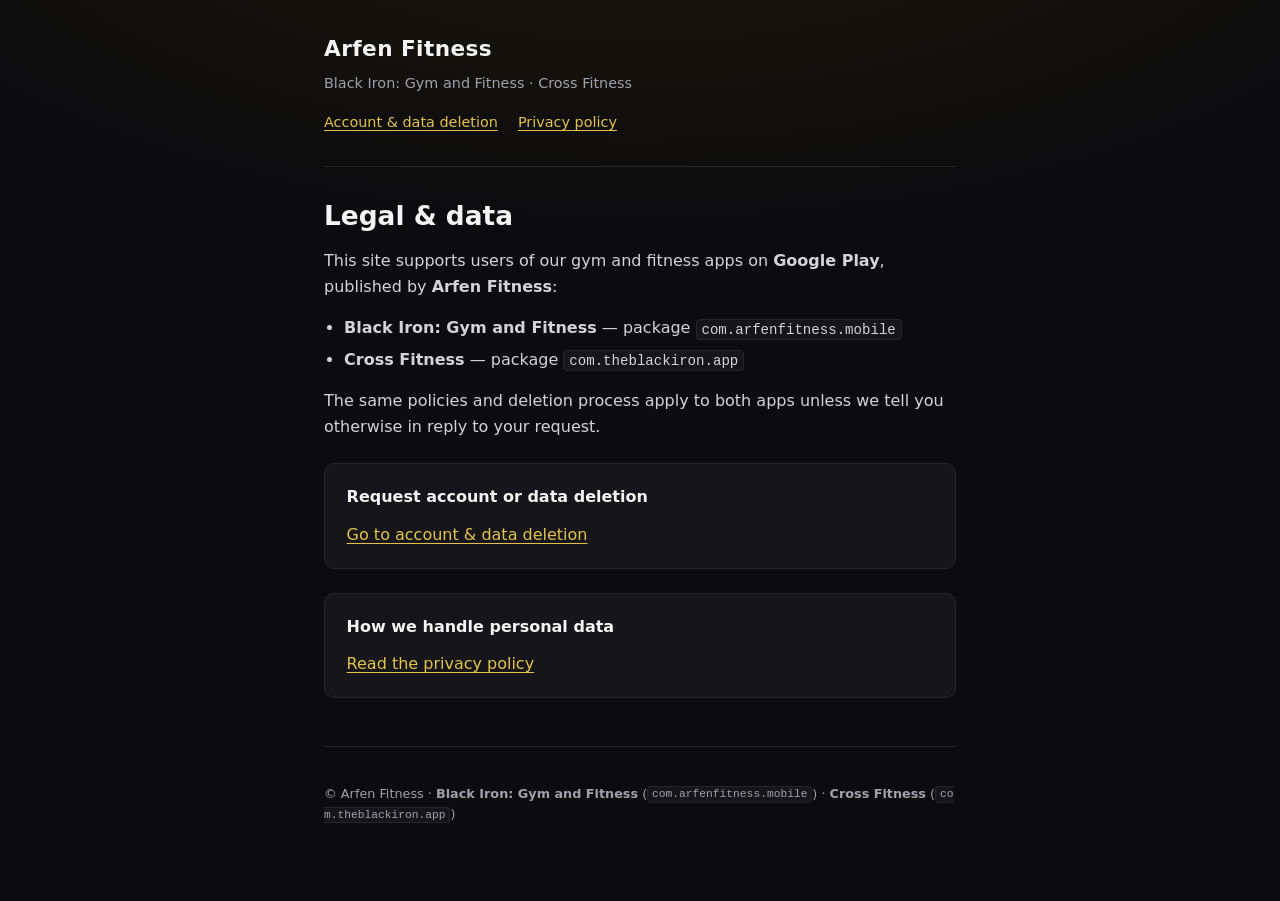
<file: index.html>
<!DOCTYPE html>
<html lang="en">
  <head>
    <meta charset="utf-8" />
    <meta name="viewport" content="width=device-width, initial-scale=1" />
    <title>Black Iron &amp; Cross Fitness — Legal &amp; data</title>
    <meta
      name="description"
      content="Account deletion and privacy for Black Iron: Gym and Fitness and Cross Fitness (Google Play) by Arfen Fitness."
    />
    <link rel="stylesheet" href="/styles.css" />
  </head>
  <body>
    <div class="wrap">
      <header class="site">
        <p class="brand">Arfen Fitness</p>
        <p class="sub">Black Iron: Gym and Fitness · Cross Fitness</p>
        <nav class="top" aria-label="Primary">
          <a href="/account-deletion">Account &amp; data deletion</a>
          <a href="/privacy">Privacy policy</a>
        </nav>
      </header>
      <main>
        <h1>Legal &amp; data</h1>
        <p>
          This site supports users of our gym and fitness apps on <strong>Google Play</strong>, published by
          <strong>Arfen Fitness</strong>:
        </p>
        <ul>
          <li>
            <strong>Black Iron: Gym and Fitness</strong> — package <code class="email">com.arfenfitness.mobile</code>
          </li>
          <li>
            <strong>Cross Fitness</strong> — package <code class="email">com.theblackiron.app</code>
          </li>
        </ul>
        <p>
          The same policies and deletion process apply to both apps unless we tell you otherwise in reply to your
          request.
        </p>
        <div class="box">
          <p style="margin: 0 0 0.75rem"><strong>Request account or data deletion</strong></p>
          <p style="margin: 0">
            <a href="/account-deletion">Go to account &amp; data deletion</a>
          </p>
        </div>
        <div class="box">
          <p style="margin: 0 0 0.75rem"><strong>How we handle personal data</strong></p>
          <p style="margin: 0">
            <a href="/privacy">Read the privacy policy</a>
          </p>
        </div>
      </main>
      <footer class="site">
        <p>
          © Arfen Fitness · <strong>Black Iron: Gym and Fitness</strong> (<code class="email">com.arfenfitness.mobile</code>) ·
          <strong>Cross Fitness</strong> (<code class="email">com.theblackiron.app</code>)
        </p>
      </footer>
    </div>
  </body>
</html>
</file>
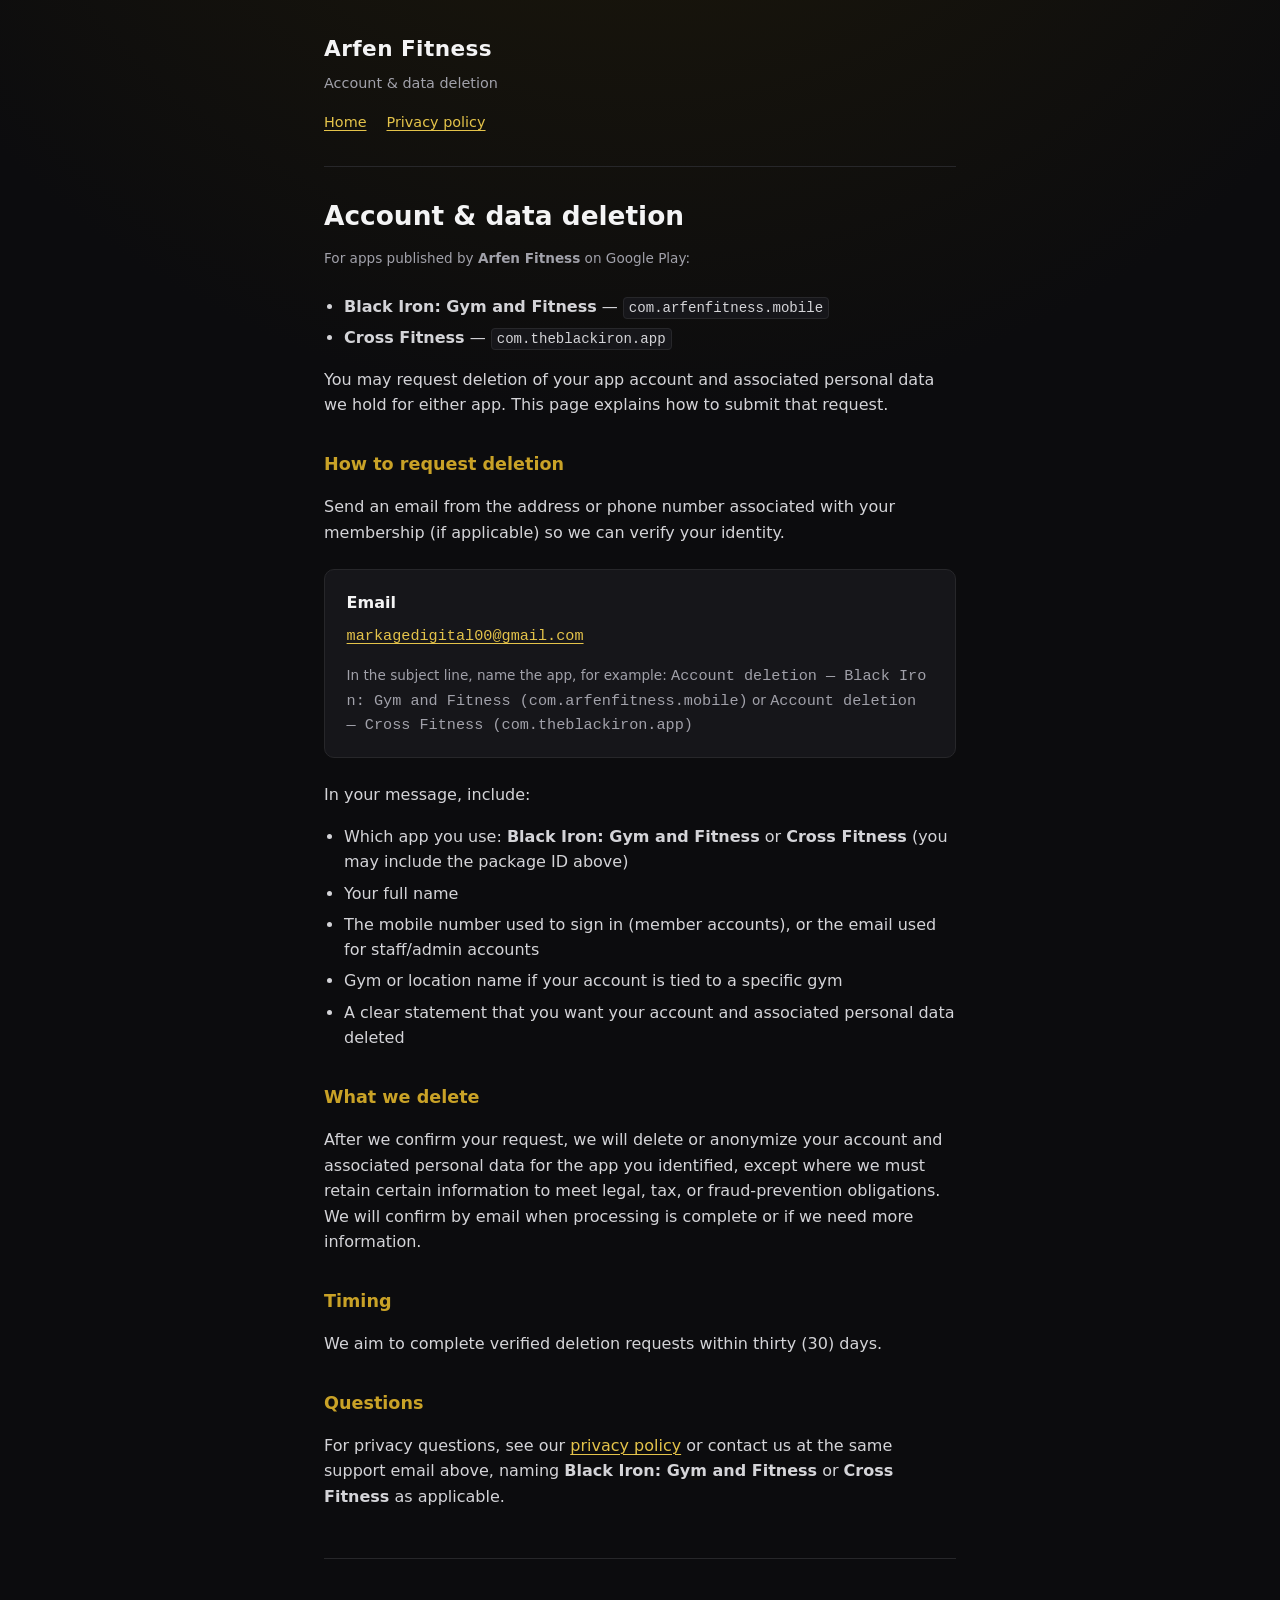
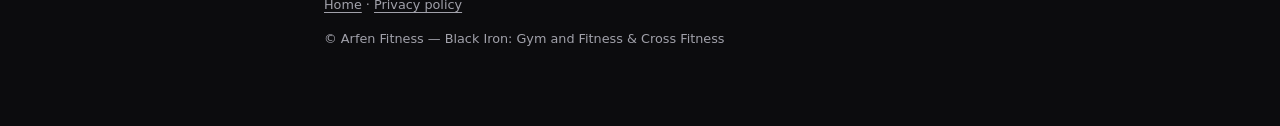
<file: account-deletion.html>
<!DOCTYPE html>
<html lang="en">
  <head>
    <meta charset="utf-8" />
    <meta name="viewport" content="width=device-width, initial-scale=1" />
    <title>Account &amp; data deletion — Black Iron &amp; Cross Fitness</title>
    <meta
      name="description"
      content="How to delete your account and data for Black Iron: Gym and Fitness or Cross Fitness on Google Play."
    />
    <link rel="stylesheet" href="/styles.css" />
  </head>
  <body>
    <div class="wrap">
      <header class="site">
        <p class="brand">Arfen Fitness</p>
        <p class="sub">Account &amp; data deletion</p>
        <nav class="top" aria-label="Primary">
          <a href="/">Home</a>
          <a href="/privacy">Privacy policy</a>
        </nav>
      </header>
      <main>
        <h1>Account &amp; data deletion</h1>
        <p class="last-updated">
          For apps published by <strong>Arfen Fitness</strong> on Google Play:
        </p>
        <ul>
          <li>
            <strong>Black Iron: Gym and Fitness</strong> — <code class="email">com.arfenfitness.mobile</code>
          </li>
          <li>
            <strong>Cross Fitness</strong> — <code class="email">com.theblackiron.app</code>
          </li>
        </ul>
        <p>
          You may request deletion of your app account and associated personal data we hold for either app. This page
          explains how to submit that request.
        </p>

        <h2>How to request deletion</h2>
        <p>Send an email from the address or phone number associated with your membership (if applicable) so we can verify your identity.</p>
        <div class="box">
          <p style="margin: 0 0 0.5rem"><strong>Email</strong></p>
          <p class="email" style="margin: 0">
            <a
              href="mailto:markagedigital00@gmail.com?subject=Account%20deletion%20%E2%80%94%20specify%20app%20name%20%26%20package"
              >markagedigital00@gmail.com</a
            >
          </p>
          <p style="margin: 1rem 0 0; font-size: 0.85rem; color: var(--muted)">
            In the subject line, name the app, for example:
            <span class="email">Account deletion — Black Iron: Gym and Fitness (com.arfenfitness.mobile)</span> or
            <span class="email">Account deletion — Cross Fitness (com.theblackiron.app)</span>
          </p>
        </div>
        <p>In your message, include:</p>
        <ul>
          <li>Which app you use: <strong>Black Iron: Gym and Fitness</strong> or <strong>Cross Fitness</strong> (you may include the package ID above)</li>
          <li>Your full name</li>
          <li>The mobile number used to sign in (member accounts), or the email used for staff/admin accounts</li>
          <li>Gym or location name if your account is tied to a specific gym</li>
          <li>A clear statement that you want your account and associated personal data deleted</li>
        </ul>

        <h2>What we delete</h2>
        <p>
          After we confirm your request, we will delete or anonymize your account and associated personal data for the
          app you identified, except where we must retain certain information to meet legal, tax, or fraud-prevention
          obligations. We will confirm by email when processing is complete or if we need more information.
        </p>

        <h2>Timing</h2>
        <p>We aim to complete verified deletion requests within thirty (30) days.</p>

        <h2>Questions</h2>
        <p>
          For privacy questions, see our <a href="/privacy">privacy policy</a> or contact us at the same support email
          above, naming <strong>Black Iron: Gym and Fitness</strong> or <strong>Cross Fitness</strong> as applicable.
        </p>
      </main>
      <footer class="site">
        <p><a href="/">Home</a> · <a href="/privacy">Privacy policy</a></p>
        <p>© Arfen Fitness — Black Iron: Gym and Fitness &amp; Cross Fitness</p>
      </footer>
    </div>
  </body>
</html>
</file>
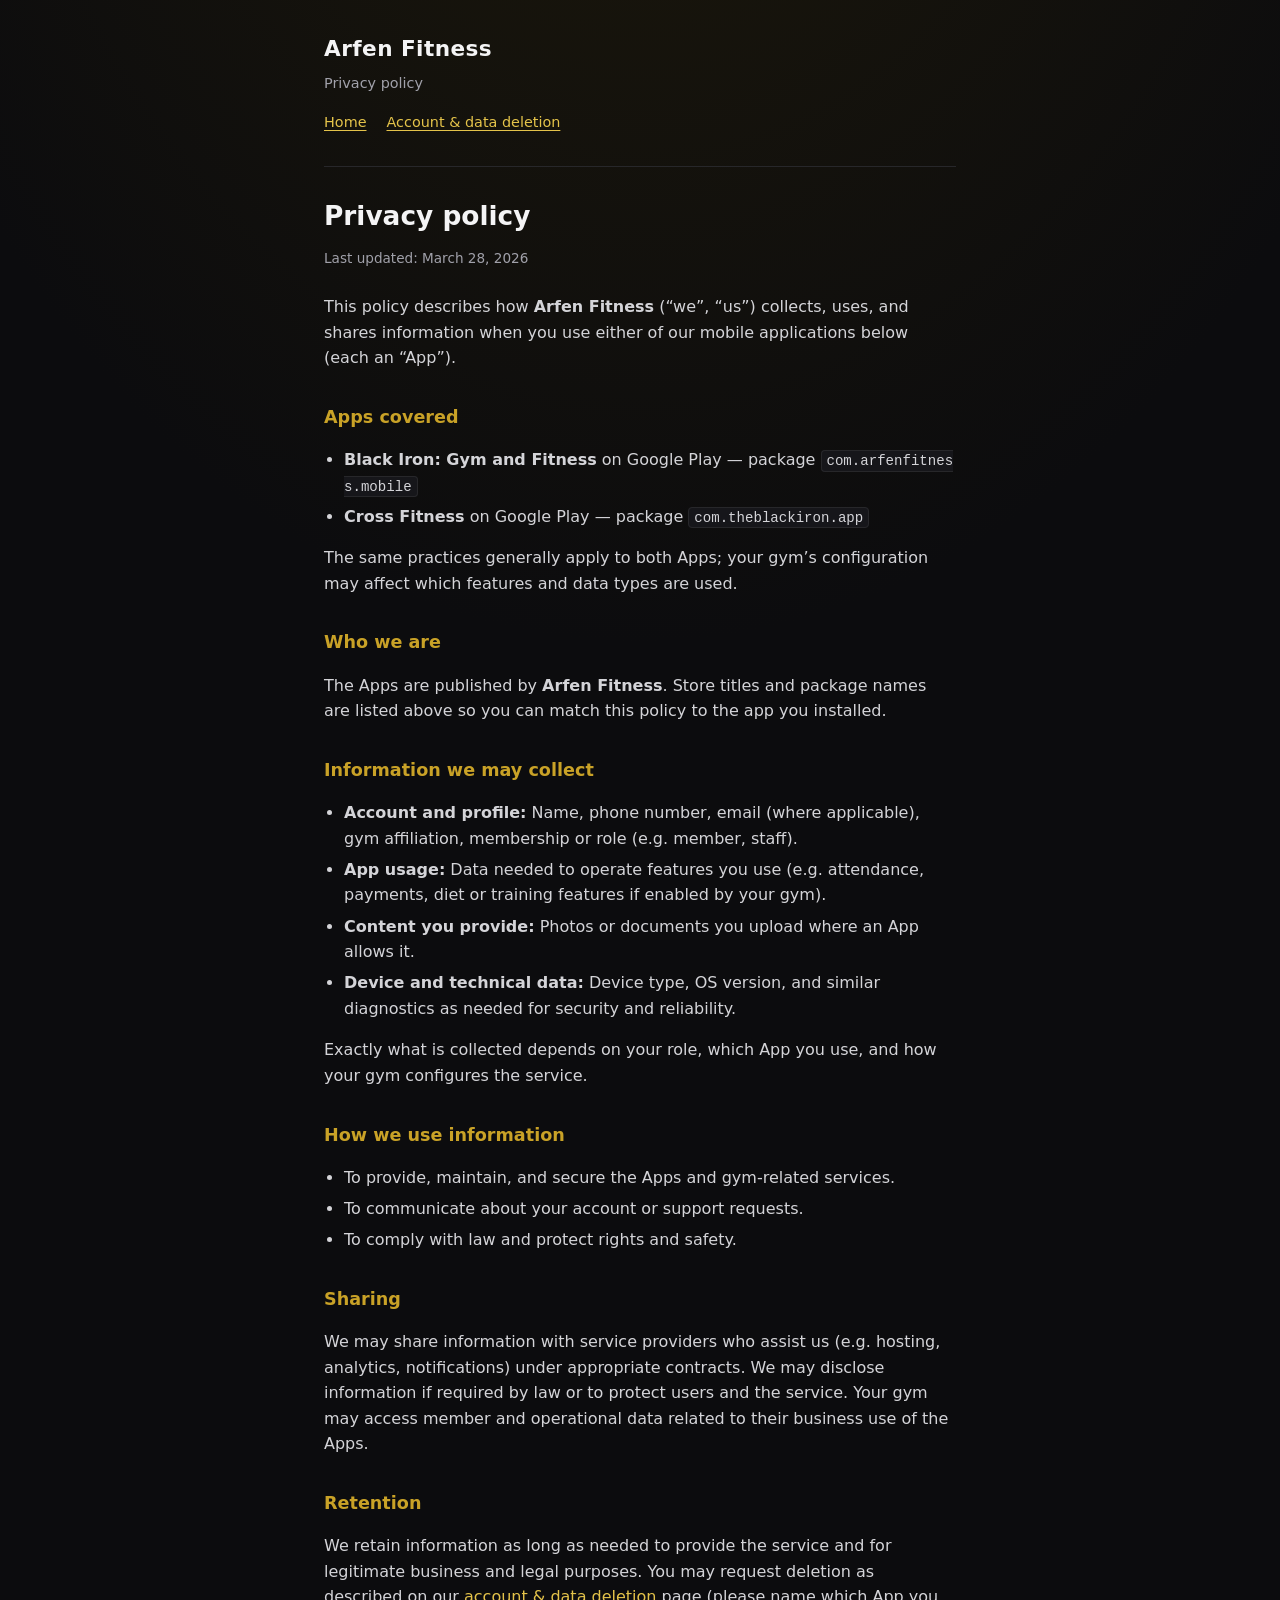
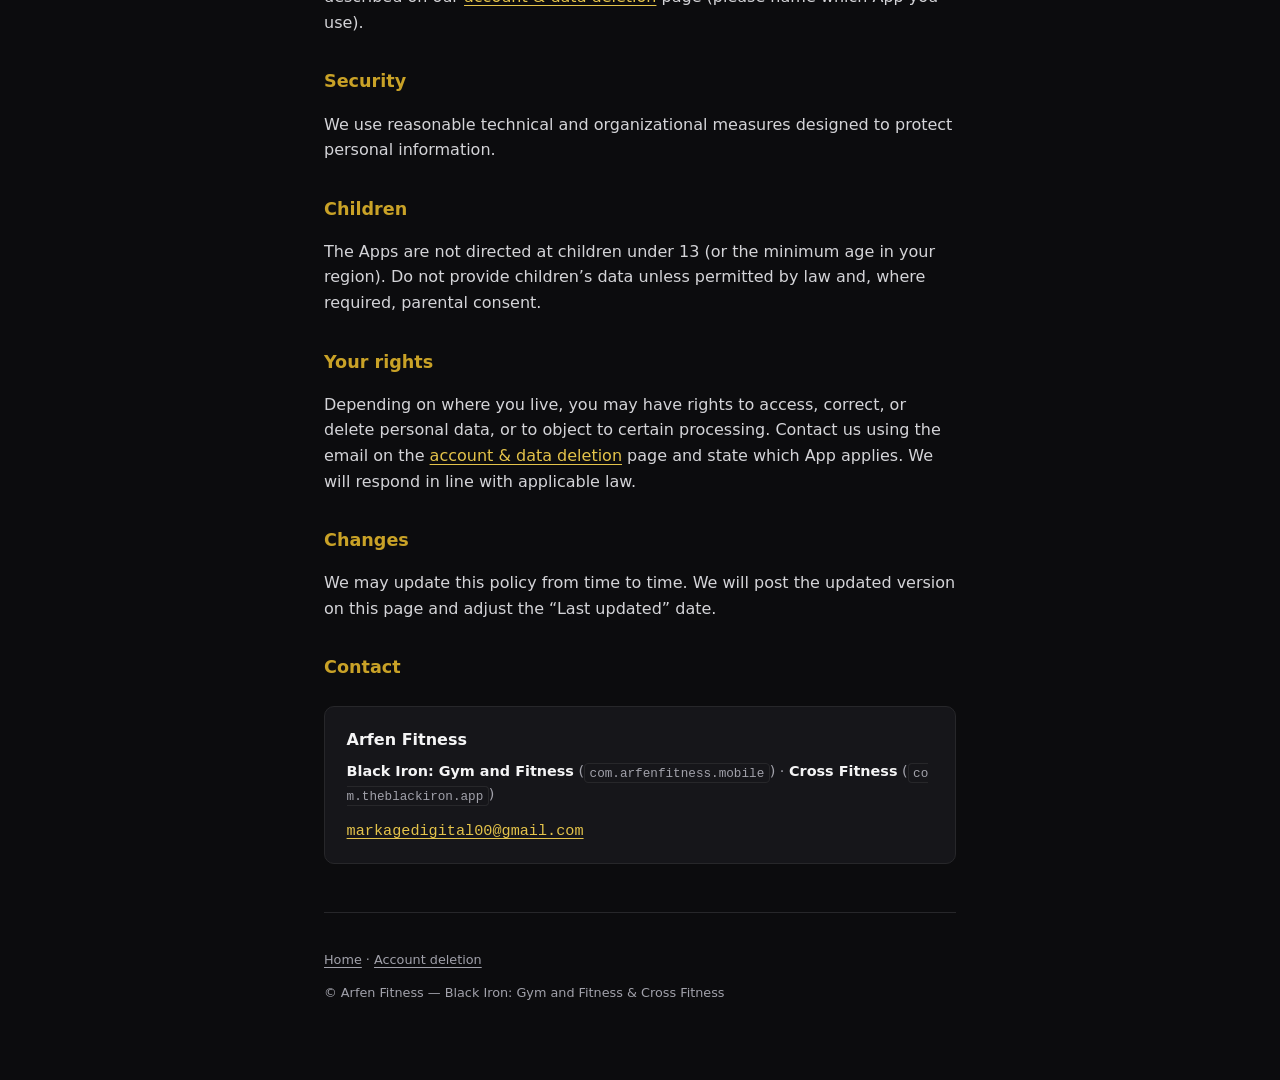
<file: privacy.html>
<!DOCTYPE html>
<html lang="en">
  <head>
    <meta charset="utf-8" />
    <meta name="viewport" content="width=device-width, initial-scale=1" />
    <title>Privacy policy — Black Iron &amp; Cross Fitness</title>
    <meta
      name="description"
      content="Privacy policy for Black Iron: Gym and Fitness and Cross Fitness on Google Play, by Arfen Fitness."
    />
    <link rel="stylesheet" href="/styles.css" />
  </head>
  <body>
    <div class="wrap">
      <header class="site">
        <p class="brand">Arfen Fitness</p>
        <p class="sub">Privacy policy</p>
        <nav class="top" aria-label="Primary">
          <a href="/">Home</a>
          <a href="/account-deletion">Account &amp; data deletion</a>
        </nav>
      </header>
      <main>
        <h1>Privacy policy</h1>
        <p class="last-updated">Last updated: March 28, 2026</p>
        <p>
          This policy describes how <strong>Arfen Fitness</strong> (“we”, “us”) collects, uses, and shares information
          when you use either of our mobile applications below (each an “App”).
        </p>

        <h2>Apps covered</h2>
        <ul>
          <li>
            <strong>Black Iron: Gym and Fitness</strong> on Google Play — package
            <code class="email">com.arfenfitness.mobile</code>
          </li>
          <li>
            <strong>Cross Fitness</strong> on Google Play — package <code class="email">com.theblackiron.app</code>
          </li>
        </ul>
        <p>
          The same practices generally apply to both Apps; your gym’s configuration may affect which features and data
          types are used.
        </p>

        <h2>Who we are</h2>
        <p>
          The Apps are published by <strong>Arfen Fitness</strong>. Store titles and package names are listed above so
          you can match this policy to the app you installed.
        </p>

        <h2>Information we may collect</h2>
        <ul>
          <li><strong>Account and profile:</strong> Name, phone number, email (where applicable), gym affiliation, membership or role (e.g. member, staff).</li>
          <li><strong>App usage:</strong> Data needed to operate features you use (e.g. attendance, payments, diet or training features if enabled by your gym).</li>
          <li><strong>Content you provide:</strong> Photos or documents you upload where an App allows it.</li>
          <li><strong>Device and technical data:</strong> Device type, OS version, and similar diagnostics as needed for security and reliability.</li>
        </ul>
        <p>Exactly what is collected depends on your role, which App you use, and how your gym configures the service.</p>

        <h2>How we use information</h2>
        <ul>
          <li>To provide, maintain, and secure the Apps and gym-related services.</li>
          <li>To communicate about your account or support requests.</li>
          <li>To comply with law and protect rights and safety.</li>
        </ul>

        <h2>Sharing</h2>
        <p>
          We may share information with service providers who assist us (e.g. hosting, analytics, notifications) under
          appropriate contracts. We may disclose information if required by law or to protect users and the service.
          Your gym may access member and operational data related to their business use of the Apps.
        </p>

        <h2>Retention</h2>
        <p>
          We retain information as long as needed to provide the service and for legitimate business and legal purposes.
          You may request deletion as described on our
          <a href="/account-deletion">account &amp; data deletion</a> page (please name which App you use).
        </p>

        <h2>Security</h2>
        <p>We use reasonable technical and organizational measures designed to protect personal information.</p>

        <h2>Children</h2>
        <p>The Apps are not directed at children under 13 (or the minimum age in your region). Do not provide children’s data unless permitted by law and, where required, parental consent.</p>

        <h2>Your rights</h2>
        <p>
          Depending on where you live, you may have rights to access, correct, or delete personal data, or to object to
          certain processing. Contact us using the email on the
          <a href="/account-deletion">account &amp; data deletion</a> page and state which App applies. We will respond
          in line with applicable law.
        </p>

        <h2>Changes</h2>
        <p>We may update this policy from time to time. We will post the updated version on this page and adjust the “Last updated” date.</p>

        <h2>Contact</h2>
        <div class="box">
          <p style="margin: 0"><strong>Arfen Fitness</strong></p>
          <p style="margin: 0.5rem 0 0; font-size: 0.9rem; color: var(--muted)">
            <strong>Black Iron: Gym and Fitness</strong> (<code class="email">com.arfenfitness.mobile</code>) ·
            <strong>Cross Fitness</strong> (<code class="email">com.theblackiron.app</code>)
          </p>
          <p class="email" style="margin: 0.75rem 0 0">
            <a
              href="mailto:markagedigital00@gmail.com?subject=Privacy%20%E2%80%94%20specify%20app%20name%20%26%20package"
              >markagedigital00@gmail.com</a
            >
          </p>
        </div>
      </main>
      <footer class="site">
        <p><a href="/">Home</a> · <a href="/account-deletion">Account deletion</a></p>
        <p>© Arfen Fitness — Black Iron: Gym and Fitness &amp; Cross Fitness</p>
      </footer>
    </div>
  </body>
</html>
</file>
<file: styles.css>
:root {
  --bg: #0c0c0e;
  --surface: #16161a;
  --text: #f4f4f5;
  --muted: #a1a1aa;
  --accent: #c9a227;
  --border: #27272a;
  --link: #e4c34a;
}

*,
*::before,
*::after {
  box-sizing: border-box;
}

html {
  font-size: 16px;
  -webkit-text-size-adjust: 100%;
}

body {
  margin: 0;
  min-height: 100vh;
  font-family: system-ui, -apple-system, Segoe UI, Roboto, Ubuntu, Cantarell, "Noto Sans", sans-serif;
  line-height: 1.6;
  color: var(--text);
  background: var(--bg);
  background-image: radial-gradient(ellipse 120% 80% at 50% -20%, #1f1a0a 0%, transparent 55%);
}

a {
  color: var(--link);
  text-decoration-thickness: 1px;
  text-underline-offset: 0.2em;
}

a:hover {
  color: #f5e6a3;
}

.wrap {
  max-width: 42rem;
  margin: 0 auto;
  padding: 2rem 1.25rem 4rem;
}

header.site {
  padding-bottom: 2rem;
  border-bottom: 1px solid var(--border);
  margin-bottom: 2rem;
}

.brand {
  font-size: 1.35rem;
  font-weight: 700;
  letter-spacing: 0.02em;
  margin: 0 0 0.35rem;
}

.sub {
  margin: 0;
  font-size: 0.9rem;
  color: var(--muted);
}

nav.top {
  display: flex;
  flex-wrap: wrap;
  gap: 0.75rem 1.25rem;
  margin-top: 1rem;
}

nav.top a {
  font-size: 0.9rem;
}

main h1 {
  font-size: 1.65rem;
  font-weight: 700;
  margin: 0 0 1rem;
  line-height: 1.25;
}

main h2 {
  font-size: 1.1rem;
  font-weight: 600;
  margin: 2rem 0 0.65rem;
  color: var(--accent);
}

main p,
main li {
  color: #d4d4d8;
}

main ul {
  padding-left: 1.25rem;
}

main li {
  margin-bottom: 0.35rem;
}

.box {
  background: var(--surface);
  border: 1px solid var(--border);
  border-radius: 10px;
  padding: 1.25rem 1.35rem;
  margin: 1.5rem 0;
}

.box strong {
  color: var(--text);
}

.email {
  font-family: ui-monospace, SFMono-Regular, Menlo, Monaco, Consolas, monospace;
  font-size: 0.95rem;
  word-break: break-all;
}

code.email {
  font-size: 0.88em;
  padding: 0.12em 0.35em;
  background: var(--surface);
  border: 1px solid var(--border);
  border-radius: 4px;
}

footer.site {
  margin-top: 3rem;
  padding-top: 1.5rem;
  border-top: 1px solid var(--border);
  font-size: 0.8rem;
  color: var(--muted);
}

footer.site a {
  color: var(--muted);
}

footer.site a:hover {
  color: var(--link);
}

.last-updated {
  font-size: 0.85rem;
  color: var(--muted);
  margin-bottom: 1.5rem;
}
</file>
